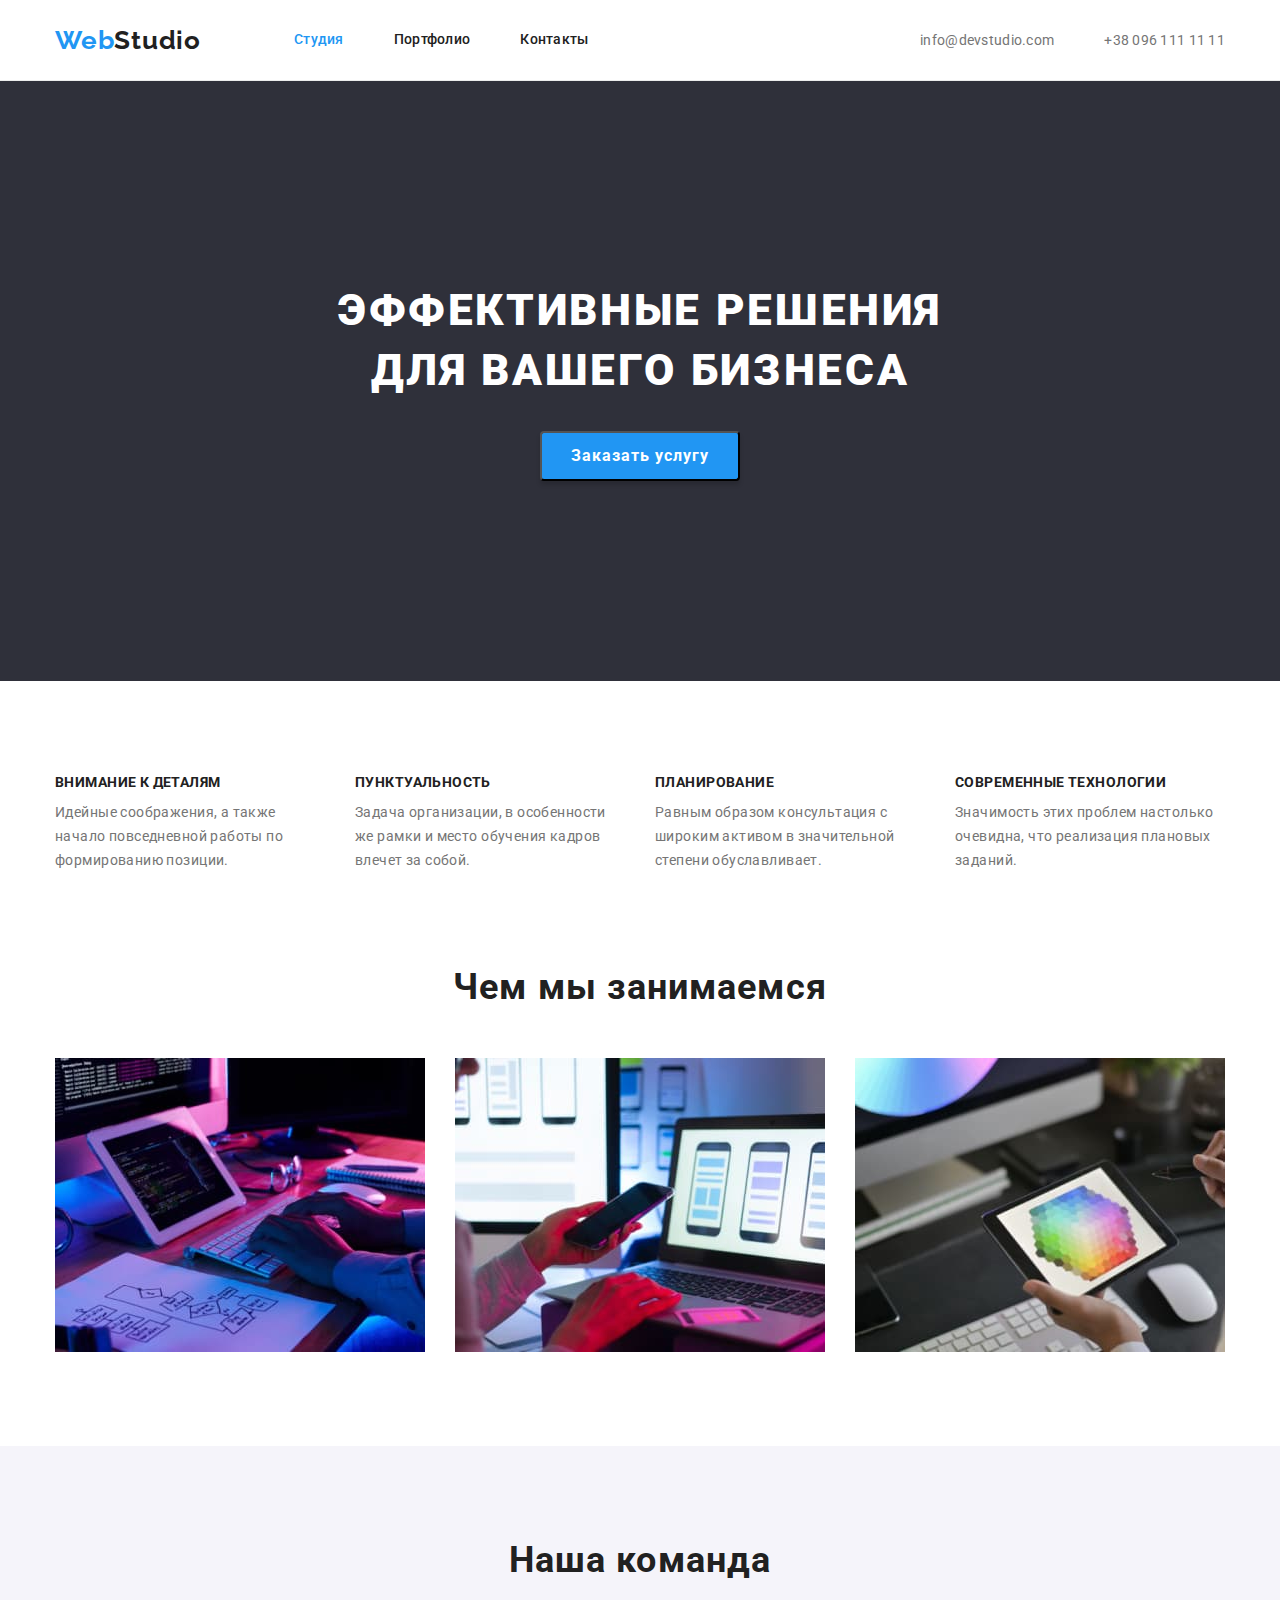
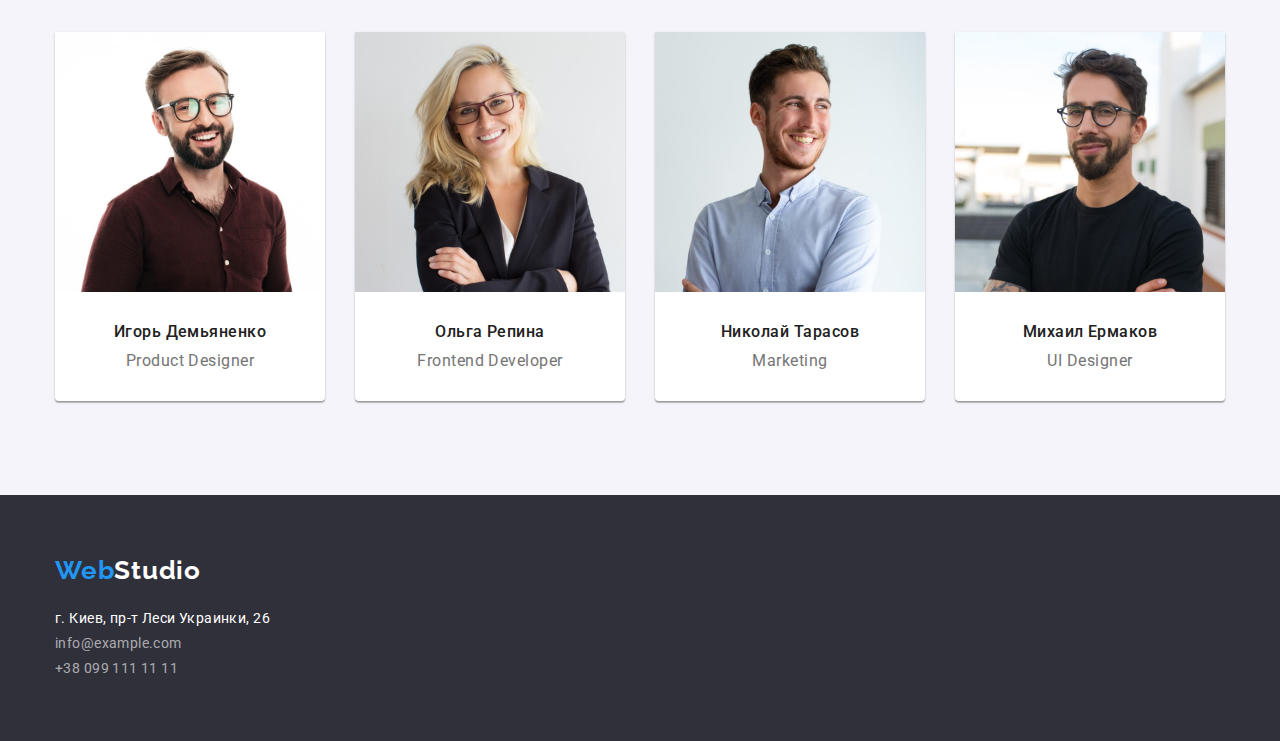
<file: index.html>
<!DOCTYPE html>
<html lang="ru">
  <head>
    <meta charset="UTF-8" />
    <meta http-equiv="X-UA-Compatible" content="IE=edge" />
    <meta name="viewport" content="width=device-width, initial-scale=1.0" />
    <title>Студия</title>
    <link rel="preconnect" href="https://fonts.googleapis.com" />
    <link rel="preconnect" href="https://fonts.gstatic.com" crossorigin />
    <link
      href="https://fonts.googleapis.com/css2?family=Raleway:wght@700&family=Roboto:wght@400;500;700;900&display=swap"
      rel="stylesheet"
    />
    <link
      rel="stylesheet"
      href="https://cdnjs.cloudflare.com/ajax/libs/modern-normalize/1.1.0/modern-normalize.min.css"
      integrity="sha512-wpPYUAdjBVSE4KJnH1VR1HeZfpl1ub8YT/NKx4PuQ5NmX2tKuGu6U/JRp5y+Y8XG2tV+wKQpNHVUX03MfMFn9Q=="
      crossorigin="anonymous"
      referrerpolicy="no-referrer"
    />
    <link rel="stylesheet" href="./css/reset.css" />
    <link rel="stylesheet" href="./css/styles.css" />
  </head>
  <body>
    <!-- хедер -->
    <header class="header">
      <div class="container">
          <a href="./index.html" class="logo header-logo"
            >Web<span class="logo-first">Studio</span></a
          >
          <nav class="header-nav">
          <ul class="header-list">
            <li class="header-item">
              <a class="header-link current" href="./index.html">Студия</a>
            </li>
            <li class="header-item">
              <a class="header-link" href="./portfolio.html">Портфолио</a>
            </li>
            <li class="header-item">
              <a class="header-link" href="">Контакты</a>
            </li>
          </ul>
        </nav>
        <div class="header-connect">
          <ul class="header-list">
            <li class="header-item">
              <a class="header-mail" href="mailto:info@devstudio.com"
                >info@devstudio.com</a
              >
            </li>
            <li class="header-item">
              <a class="header-tel" href="tel:+380961111111"
                >+38 096 111 11 11</a
              >
            </li>
          </ul>
        </div>
      </div>
    </header>
    <main>
      <!-- Основной заголовок -->
        <section class="section hero">
          <div class="container">
            <h1 class="hero-title">Эффективные решения для вашего бизнеса</h1>
            <button class="hero-btn" type="button">Заказать услугу</button>
          </div>
        </section>

      <!-- Политика организации -->
      <section class="about section">
        <div class="container">
          <h2 hidden>Политика организации.</h2>
          <ul class="about-list">
            <li class="about-item">
              <h3 class="about-item-title">Внимание к деталям</h3>
              <p class="about-item-text">
                Идейные соображения, а также начало повседневной работы по
                формированию позиции.
              </p>
            </li>
            <li class="about-item">
              <h3 class="about-item-title">Пунктуальность</h3>
              <p class="about-item-text">
                Задача организации, в особенности же рамки и место обучения
                кадров влечет за собой.
              </p>
            </li>
            <li class="about-item">
              <h3 class="about-item-title">Планирование</h3>
              <p class="about-item-text">
                Равным образом консультация с широким активом в значительной
                степени обуславливает.
              </p>
            </li>
            <li class="about-item">
              <h3 class="about-item-title">Современные технологии</h3>
              <p class="about-item-text">
                Значимость этих проблем настолько очевидна, что реализация
                плановых заданий.
              </p>
            </li>
          </ul>
        </div>
      </section>

      <!-- Чем мы занимаемся -->
      <section class="activity section">
        <div class="container">
          <h2 class="activity-title">Чем мы занимаемся</h2>
          <ul class="activity-list">
            <li class="activity-item">
              <img src="./images/img.jpg" alt="Алгоритм" width="370" />
            </li>
            <li class="activity-item">
              <img src="./images/img-2.jpg" alt="Меню смартфона" width="370" />
            </li>
            <li class="activity-item">
              <img
                src="./images/img-3.jpg"
                alt="Палитра на планшете"
                width="370"
              />
            </li>
          </ul>
        </div>
      </section>

      <!-- Наша команда -->
      <section class="team section">
        <div class="container">
          <h2 class="team-title-main">Наша команда</h2>
          <ul class="team-list">
            <li class="team-item">
              <figure>
                <img
                  class="team-photo"
                  src="./images/product_designer.jpg"
                  alt="Дизайнер продукта"
                  width="270"
                />
                <figcaption class="team-figcaption">
                  <h3 class="team-title">Игорь Демьяненко</h3>
                  <p class="team-text" lang="en">Product Designer</p>
                </figcaption>
              </figure>
            </li>
            <li class="team-item">
              <figure>
                <img
                  class="team-photo"
                  src="./images/frontend_developer.jpg"
                  alt="Фронтенд-разработчик"
                  width="270"
                />
                <figcaption class="team-figcaption">
                  <h3 class="team-title">Ольга Репина</h3>
                  <p class="team-text" lang="en">Frontend Developer</p>
                </figcaption>
              </figure>
            </li>
            <li class="team-item">
              <figure>
                <img
                  class="team-photo"
                  src="./images/marketing.jpg"
                  alt="Маркетолог"
                  width="270"
                />
                <figcaption class="team-figcaption">
                  <h3 class="team-title">Николай Тарасов</h3>
                  <p class="team-text" lang="en">Marketing</p>
                </figcaption>
              </figure>
            </li>
            <li class="team-item">
              <figure>
                <img
                  class="team-photo"
                  src="./images/ul_designer.jpg"
                  alt="Дизайнер пользовательского интерфейса"
                  width="270"
                />
                <figcaption class="team-figcaption">
                  <h3 class="team-title">Михаил Ермаков</h3>
                  <p class="team-text" lang="en">UI Designer</p>
                </figcaption>
              </figure>
            </li>
          </ul>
        </div>
      </section>
    </main>
    <!-- футер -->
    <footer class="footer">
      <div class="container">
        <div class="footer-logo">
          <a href="./index.html" class="logo"
            >Web<span class="logo-second">Studio</span></a
          >
        </div>
        <address class="address">
          <a
            href="https://www.google.com/maps/place/бульвар+Лесі+Українки,+26,+Київ,+02000/@50.4268262,30.5376407,18.9z/data=!4m5!3m4!1s0x40d4cf0e033ecbe9:0x57a4dffefec77da0!8m2!3d50.4265807!4d30.5383858"
            target="_blank"
            class="contact-link"
            rel="noopener nofollow noreferrer"
            >г. Киев, пр-т Леси Украинки, 26</a
          >
        </address>
        <ul class="footer-list">
          <li class="footer-item">
            <a class="footer-link" href="mailto:info@example.com"
              >info@example.com</a
            >
          </li>
          <li class="footer-item">
            <a class="footer-link" href="tel:+380991111111"
              >+38 099 111 11 11</a
            >
          </li>
        </ul>
      </div>
    </footer>
  </body>
</html>
</file>
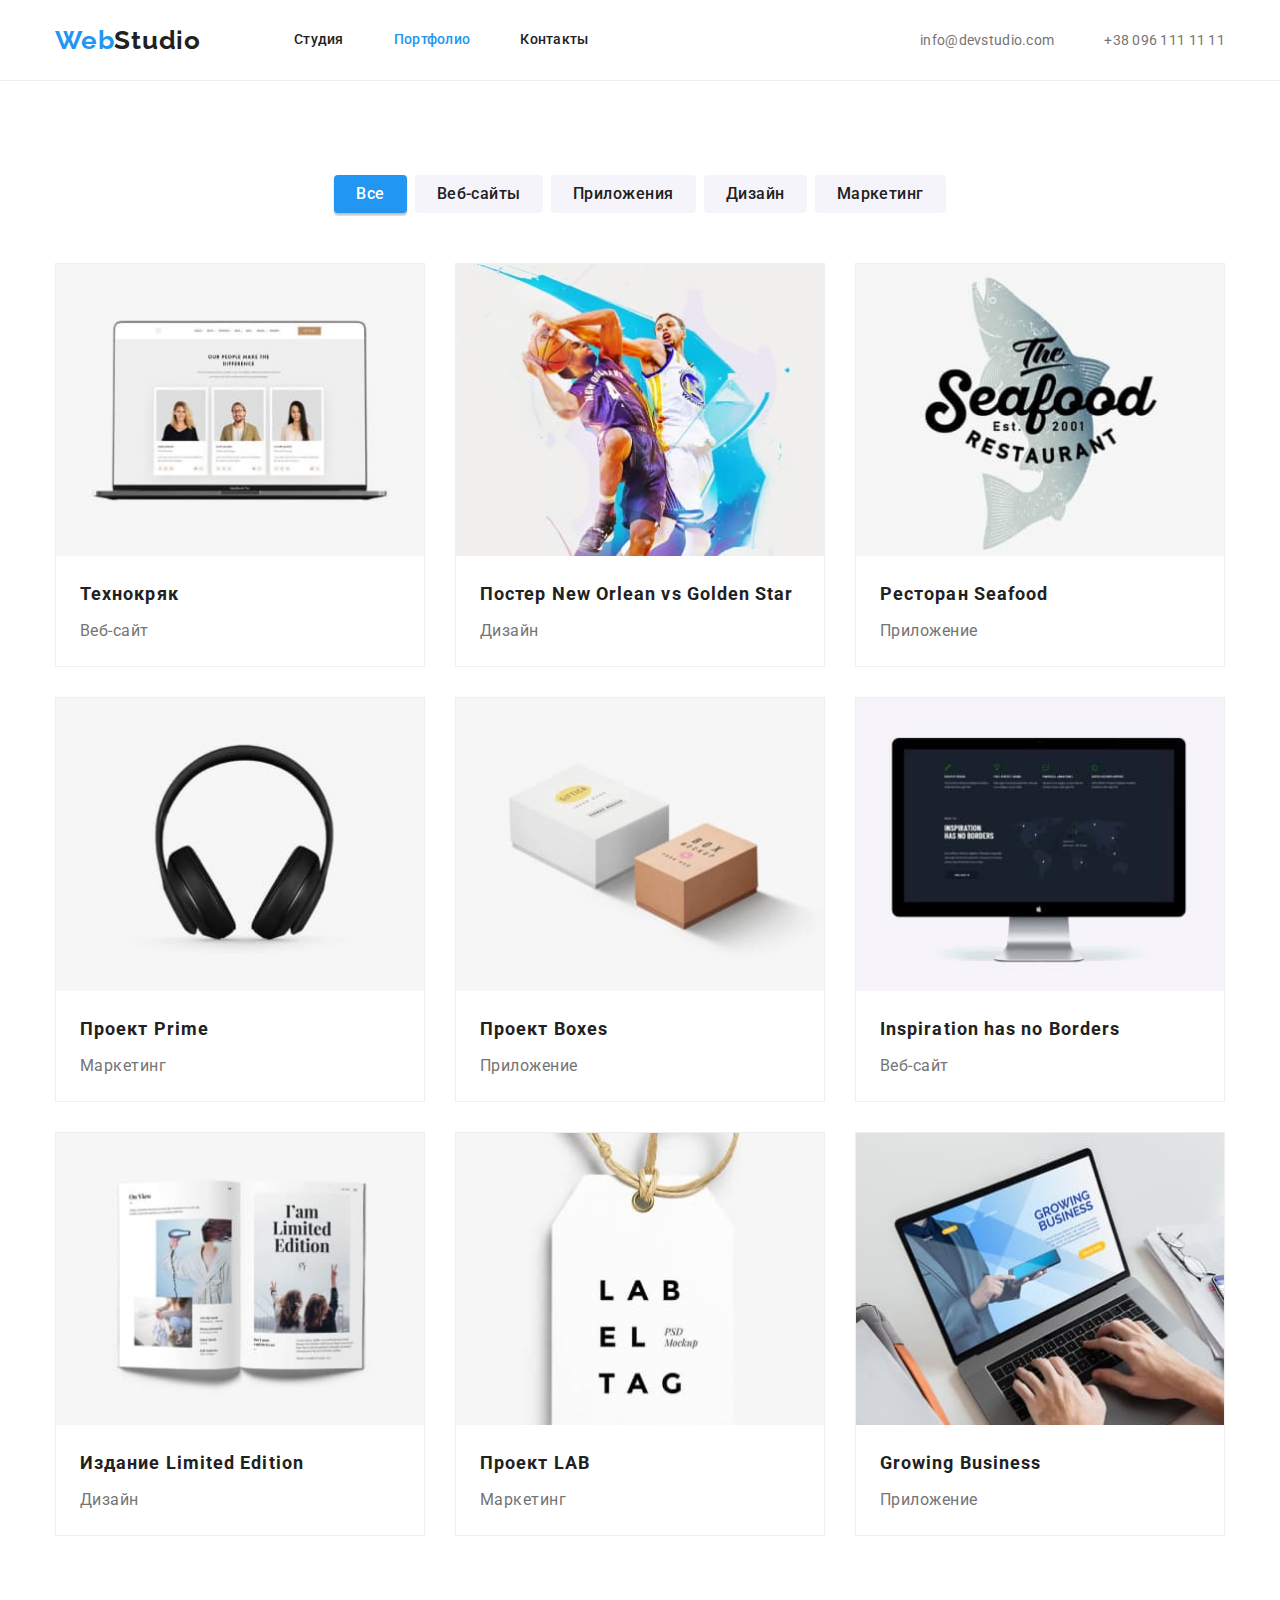
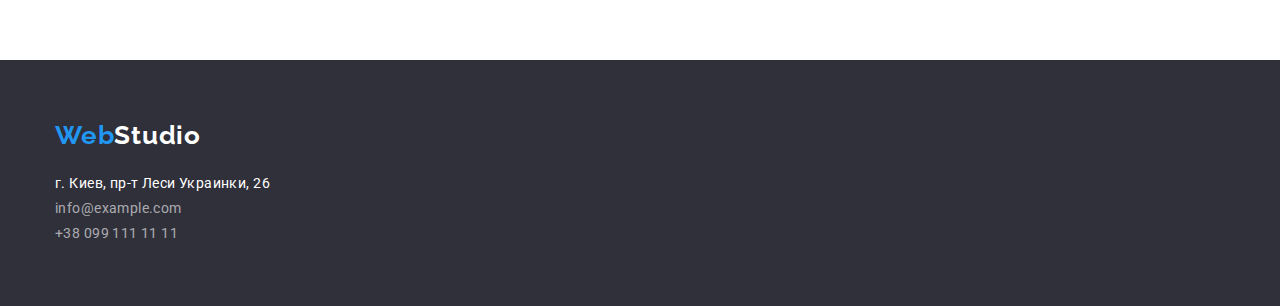
<file: portfolio.html>
<!DOCTYPE html>
<html lang="ru">
  <head>
    <meta charset="UTF-8" />
    <meta http-equiv="X-UA-Compatible" content="IE=edge" />
    <meta name="viewport" content="width=device-width, initial-scale=1.0" />
    <title>Портфолио</title>

    <link rel="preconnect" href="https://fonts.googleapis.com" />
    <link rel="preconnect" href="https://fonts.gstatic.com" crossorigin />
    <link
      href="https://fonts.googleapis.com/css2?family=Raleway:wght@700&family=Roboto:wght@400;500;700;900&display=swap"
      rel="stylesheet"
    />
    <link
      rel="stylesheet"
      href="https://cdnjs.cloudflare.com/ajax/libs/modern-normalize/1.1.0/modern-normalize.min.css"
      integrity="sha512-wpPYUAdjBVSE4KJnH1VR1HeZfpl1ub8YT/NKx4PuQ5NmX2tKuGu6U/JRp5y+Y8XG2tV+wKQpNHVUX03MfMFn9Q=="
      crossorigin="anonymous"
      referrerpolicy="no-referrer"
    />
    <link rel="stylesheet" href="./css/reset.css" />
    <link rel="stylesheet" href="./css/styles.css" />
  </head>
  <body>
    <!-- хедер -->
    <header class="header">
      <div class="container">
          <a href="./index.html" class="logo header-logo"
            >Web<span class="logo-first">Studio</span></a
          >
          <nav class="header-nav">
          <ul class="header-list">
            <li class="header-item">
              <a class="header-link" href="./index.html">Студия</a>
            </li>
            <li class="header-item">
              <a class="header-link current" href="./portfolio.html">Портфолио</a>
            </li>
            <li class="header-item">
              <a class="header-link" href="">Контакты</a>
            </li>
          </ul>
        </nav>
        <div class="header-connect">
          <ul class="header-list">
            <li class="header-item">
              <a class="header-mail" href="mailto:info@devstudio.com"
                >info@devstudio.com</a
              >
            </li>
            <li class="header-item">
              <a class="header-tel" href="tel:+380961111111"
                >+38 096 111 11 11</a
              >
            </li>
          </ul>
        </div>
      </div>
    </header>
    <main>
      <!-- фильтр -->
      <section class="portfolio section">
        <div class="container">
          <h1 hidden>Портфолио</h1>
          <ul class="portfolio-list">
            <li class="portfolio-item">
              <button class="portfolio-btn btn-current" type="button">
                Все
              </button>
            </li>
            <li class="portfolio-item">
              <button class="portfolio-btn" type="button">Веб-сайты</button>
            </li>
            <li class="portfolio-item">
              <button class="portfolio-btn" type="button">Приложения</button>
            </li>
            <li class="portfolio-item">
              <button class="portfolio-btn" type="button">Дизайн</button>
            </li>
            <li class="portfolio-item">
              <button class="portfolio-btn" type="button">Маркетинг</button>
            </li>
          </ul>
          <ul class="projects-list">
            <li class="projects-item">
              <a
                class="projects-link"
                href=""
                target="_blank"
                rel="noopener nofollow noreferrer"
                ><img
                  class="project-photo"
                  src="./images/technoquack.jpg"
                  alt="Емблема веб-сайту Технокряк"
                  width="370"
                />
                <div class="project-signature">
                <h2 class="project-title">Технокряк</h2>
                <p class="project-text">Веб-сайт</p>
              </div>
                </a
              >
            </li>
            <li class="projects-item">
              <a
                class="projects-link"
                href=""
                target="_blank"
                rel="noopener nofollow noreferrer"
                ><img
                  class="project-photo"
                  src="./images/stars.jpg"
                  alt="Постер Новый Орлеан против Золотой Звезды"
                  width="370"
                />
                <div class="project-signature">
                <h2 class="project-title">
                  Постер
                  <span lang="en">New Orlean vs Golden Star</span>
                </h2>
                <p class="project-text">Дизайн</p>
                </div>
                </a
              >
            </li>
            <li class="projects-item">
              <a
                class="projects-link"
                href=""
                target="_blank"
                rel="noopener nofollow noreferrer"
                ><img
                  class="project-photo"
                  src="./images/seafood.jpg"
                  alt="Ресторан морепродуктов"
                  width="370"
                />
                <div class="project-signature">
                <h2 class="project-title">
                  Ресторан <span lang="en">Seafood</span>
                </h2>
                <p class="project-text">Приложение</p>
              </div>
              </a>
            </li>
            <li class="projects-item">
              <a
                class="projects-link"
                href=""
                target="_blank"
                rel="noopener nofollow noreferrer"
                ><img
                  class="project-photo"
                  src="./images/prime.jpg"
                  alt="Проект прайм"
                  width="370"
                />
                <div class="project-signature">
                <h2 class="project-title">
                  Проект <span lang="en">Prime</span>
                </h2>
                <p class="project-text">Маркетинг</p> </div>
              </a>
            </li>
            <li class="projects-item">
              <a
                class="projects-link"
                href=""
                target="_blank"
                rel="noopener nofollow noreferrer"
                ><img
                  class="project-photo"
                  src="./images/boxes.jpg"
                  alt="Проект коробки"
                  width="370"
                />
                <div class="project-signature">
                <h2 class="project-title">
                  Проект <span lang="en">Boxes</span>
                </h2>
                <p class="project-text">Приложение</p>
                </div>
              </a>
            </li>
            <li class="projects-item">
              <a
                class="projects-link"
                href=""
                target="_blank"
                rel="noopener nofollow noreferrer"
                ><img
                  class="project-photo"
                  src="./images/borders.jpg"
                  alt="Страница веб-сайта вдохновение не имеет границ"
                  width="370"
                />
                <div class="project-signature">
                <h2 class="project-title" lang="en">
                  Inspiration has no Borders
                </h2>
                <p class="project-text">Веб-сайт</p>
                </div>
              </a>
            </li>
            <li class="projects-item">
              <a
                class="projects-link"
                href=""
                target="_blank"
                rel="noopener nofollow noreferrer"
                ><img
                  class="project-photo"
                  src="./images/limited_edition.jpg"
                  alt="Издание Ограниченный выпуск"
                  width="370"
                />
                <div class="project-signature">
                <h2 class="project-title">
                  Издание <span lang="en">Limited Edition</span>
                </h2>
                <p class="project-text">Дизайн</p>
                </div>
              </a>
            </li>
            <li class="projects-item">
              <a
                class="projects-link"
                href=""
                target="_blank"
                rel="noopener nofollow noreferrer"
                ><img
                  class="project-photo"
                  src="./images/lab.jpg"
                  alt="Проект лаборатория"
                  width="370"
                />
                <div class="project-signature">
                <h2 class="project-title">Проект <span lang="en">LAB</span></h2>
                <p class="project-text">Маркетинг</p>
                </div>
              </a>
            </li>
            <li class="projects-item">
              <a
                class="projects-link"
                href=""
                target="_blank"
                rel="noopener nofollow noreferrer"
                ><img
                  class="project-photo"
                  src="./images/growing_business.jpg"
                  alt="Ноутбук"
                  width="370"
                />
                <div class="project-signature">
                <h2 class="project-title" lang="en">Growing Business</h2>
                <p class="project-text">Приложение</p>
                </div>
              </a>
            </li>
          </ul>
        </div>
      </section>
    </main>
    <!-- футер -->
    <footer class="footer">
      <div class="container">
        <div class="footer-logo">
          <a href="./index.html" class="logo"
            >Web<span class="logo-second">Studio</span></a
          >
        </div>
        <address class="address">
          <a
            href="https://www.google.com/maps/place/бульвар+Лесі+Українки,+26,+Київ,+02000/@50.4268262,30.5376407,18.9z/data=!4m5!3m4!1s0x40d4cf0e033ecbe9:0x57a4dffefec77da0!8m2!3d50.4265807!4d30.5383858"
            target="_blank"
            class="contact-link"
            rel="noopener nofollow noreferrer"
            >г. Киев, пр-т Леси Украинки, 26</a
          >
        </address>
        <ul class="footer-list">
          <li class="footer-item">
            <a class="footer-link" href="mailto:info@example.com"
              >info@example.com</a
            >
          </li>
          <li class="footer-item">
            <a class="footer-link" href="tel:+380991111111"
              >+38 099 111 11 11</a
            >
          </li>
        </ul>
      </div>
    </footer>
  </body>
</html>
</file>
<file: css/styles.css>
/* ---------------ЗМІННІ__________________ */
:root {
  --text-color: #757575;
  --accent-color: #2196f3;
  --title-color: #212121;
  --typical-margin: 10px;
}
p,
h1,
h2,
h3,
h4,
h5,
h6 {
  margin: 0;
}

ul,
ol {
  margin: 0;
  padding-left: 0;
  list-style: none;
}
img {
  display: block;
}

button {
  cursor: pointer;
}

body {
  font-family: "Roboto", sans-serif;
}

.container {
  width: 1200px;
  margin: 0 auto;
  padding-left: 15px;
  padding-right: 15px;
}

.section {
  padding-top: 94px;
  padding-bottom: 94px;
}

/* ----------------HEADER------------------- */
.header {
  border-bottom: 1px solid #ececec;
}

.header .container {
  display: flex;
  align-items: center;
}
.header-logo {
  margin-right: 93px;
}

.logo {
  font-family: "Raleway", sans-serif;
  font-style: normal;
  font-weight: 700;
  font-size: 26px;
  line-height: 1.19;
  letter-spacing: 0.03em;
  color: var(--accent-color);
}
.logo-first {
  color: var(--title-color);
}

.header-list {
  display: flex;
  align-items: center;
}
.header-item:not(:last-child) {
  margin-right: 50px;
}
.header-link {
  font-weight: 500;
  font-size: 14px;
  line-height: 1.14;
  padding: 32px 0;
  letter-spacing: 0.02em;
  display: block;
  color: var(--title-color);
}
.current {
  color: var(--accent-color);
}
.header-link:hover,
.header-link:focus,
.header-mail:hover,
.header-mail:focus,
.header-tel:hover,
.header-tel:focus {
  color: var(--accent-color);
}
.header-connect {
  margin-left: auto;
}

.header-mail,
.header-tel {
  font-size: 14px;
  line-height: calc(16 / 14);
  letter-spacing: 0.02em;
  padding: 32px 0;
  color: var(--text-color);
}

/* -------------------------HERO-------------------- */

.hero {
  background-color: #2f303a;
  padding: 200px 0;
}
.hero-title {
  font-weight: 900;
  font-size: 44px;
  line-height: 1.36;
  text-align: center;
  letter-spacing: 0.06em;
  text-transform: uppercase;
  color: #ffffff;
  margin-bottom: 30px;
  max-width: 696px;
  margin-left: auto;
  margin-right: auto;
  max-width: 696px;
  height: 120px;
}
.hero-btn:hover,
.hero-btn:focus {
  background-color: #188ce8;
}
.hero-btn {
  font-family: inherit;
  font-style: normal;
  font-weight: 700;
  font-size: 16px;
  line-height: 1.88;
  letter-spacing: 0.06em;
  color: #ffffff;
  background-color: var(--accent-color);
  cursor: pointer;
  min-width: 200px;
  height: 50px;
  box-shadow: 0px 4px 4px rgba(0, 0, 0, 0.15);
  border-radius: 4px;
  margin: 0 auto;
  display: block;
}
/* ----------------------------ABOUT------------------- */
.about {
  padding-bottom: 0;
}
.about-list {
  display: flex;
}
.about-item:not(:last-child) {
  margin-right: 30px;
}

.about-item-title {
  font-size: 14px;
  line-height: 1.14;
  letter-spacing: 0.03em;
  text-transform: uppercase;
  color: var(--title-color);
  margin-bottom: var(--typical-margin);
  width: 270px;
}
.about-item-text {
  font-size: 14px;
  line-height: 1.71;
  letter-spacing: 0.03em;
  color: var(--text-color);
  width: 270px;
}

/* ----------------------Activity-----------------------*/
.activity-list {
  display: flex;
}
.activity-item:not(:last-child) {
  margin-right: 30px;
}
.activity-item {
  width: calc((100% - 60px) / 3);
}
.activity-title {
  font-size: 36px;
  line-height: 1.16;
  text-align: center;
  letter-spacing: 0.03em;
  color: var(--title-color);
  margin-bottom: 50px;
}

/* ----------------------Team--------------------------*/
.team {
  background-color: #f5f4fa;
}
.team-title-main {
  font-size: 36px;
  line-height: 1.16;
  text-align: center;
  letter-spacing: 0.03em;
  color: var(--title-color);
  margin-bottom: 50px;
}
.team-list {
  display: flex;
}
.team-item:not(:last-child) {
  margin-right: 30px;
}
.team-item {
  width: calc((100% - 90px) / 4);
}
.team-item {
  border-bottom: 1px solid #ffffff;
  background-color: #ffffff;
  box-shadow: 0px 1px 3px rgba(0, 0, 0, 0.12), 0px 1px 1px rgba(0, 0, 0, 0.14),
    0px 2px 1px rgba(0, 0, 0, 0.2);
  border-radius: 0px 0px 4px 4px;
}
.team-figcaption {
  padding-top: 30px;
  padding-bottom: 30px;
}
.team-title {
  font-weight: 500;
  font-size: 16px;
  line-height: calc(19 / 16);
  text-align: center;
  letter-spacing: 0.03em;
  color: var(--title-color);
  margin-bottom: var(--typical-margin);
}
.team-text {
  font-size: 16px;
  line-height: calc(19 / 16);
  text-align: center;
  letter-spacing: 0.03em;
  color: var(--text-color);
}
/* ----------------------Footer--------------------------*/
.footer {
  background-color: #2f303a;
  padding: 60px 0;
}
.logo-second {
  color: #ffffff;
}
.footer-logo {
  margin-bottom: 20px;
}
.address {
  font-style: normal;
}
.contact-link:hover,
.contact-link:focus {
  color: var(--accent-color);
}
.contact-link {
  font-size: 14px;
  line-height: 1.71;
  letter-spacing: 0.03em;
  color: #ffffff;
  margin-bottom: var(--typical-margin);
}
.footer-link:hover,
.footer-link:focus {
  color: var(--accent-color);
}
.footer-link {
  text-decoration: none;
  font-size: 14px;
  line-height: 1.71;
  letter-spacing: 0.03em;
  color: rgba(255, 255, 255, 0.6);
  margin-bottom: var(--typical-margin);
}
/* -----------------PORTFOLIO-----------------------------*/
/* --------------------Portfolio-button----------------------- */
.portfolio-list {
  display: flex;
  justify-content: center;
  margin-bottom: 50px;
}
.portfolio-item:not(:last-child) {
  margin-right: 8px;
}
.portfolio-btn:hover,
.portfolio-btn:focus {
  color: #ffffff;
  background-color: var(--accent-color);
}

.portfolio-btn {
  font-family: inherit;
  font-style: normal;
  font-weight: 500;
  font-size: 16px;
  line-height: 1.62;
  text-align: center;
  letter-spacing: 0.03em;
  color: var(--title-color);
  background: #f5f4fa;
  padding: 6px 22px;
  border-radius: 4px;
  border: 0;
  box-shadow: none;

}
.btn-current {
  color: #ffffff;
  background: var(--accent-color);
  box-shadow: 0px 3px 1px rgba(0, 0, 0, 0.1), 0px 1px 2px rgba(0, 0, 0, 0.08),
    0px 2px 2px rgba(0, 0, 0, 0.12);
}
/* ---------------------Projects---------------------- */
.projects-list {
  display: flex;
  flex-wrap: wrap;
}
.projects-item {
  background: #ffffff;
  border: 1px solid #eeeeee;
  margin-bottom: 30px;
  margin-right: 30px;
  width: 370px;
}
.projects-item:nth-of-type(3n) {
  margin-right: 0;
}
.project-title:hover,
.project-title:focus,
.project-text:hover,
.project-text:focus {
  color: var(--accent-color);
}
.projects-link {
  text-decoration: none;
}
.project-signature {
margin: 20px 24px;
}

.project-title {
  text-decoration: none;
  font-size: 18px;
  line-height: 2;
  letter-spacing: 0.06em;
  color: var(--title-color);
  margin-bottom: 4px;
}
.project-text {
  font-size: 16px;
  line-height: 1.88;
  letter-spacing: 0.03em;
  color: var(--text-color);
}
</file>
